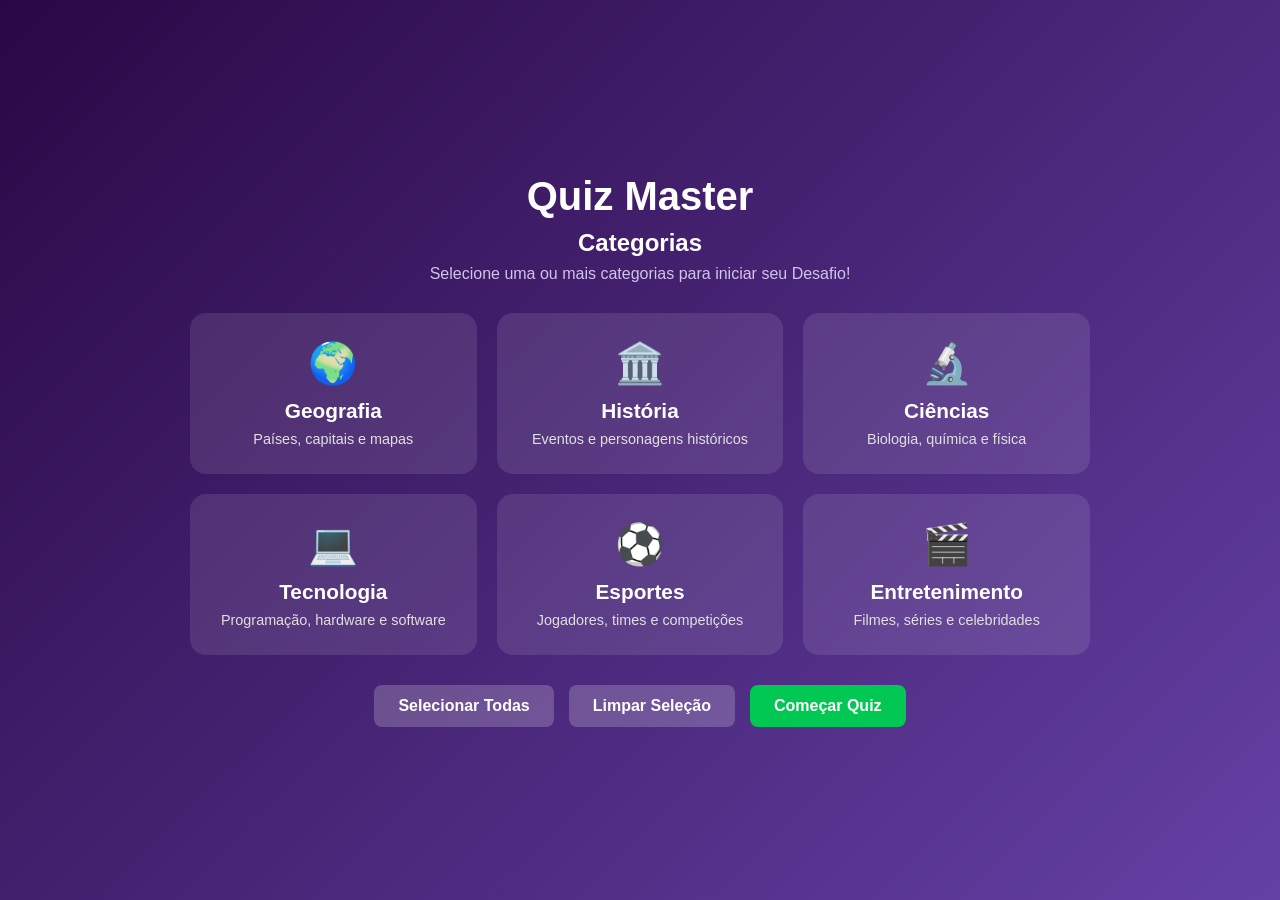
<file: index.html>
<!doctype html>
<!-- Informa ao navegador que este documento utiliza HTML5. -->
<html lang="pt-br">
  <!-- Define o idioma principal da página como português do Brasil. -->
  <head>
    <!-- Agrupa metadados e recursos usados pelo navegador, sem exibi-los como conteúdo da página. -->
    <meta charset="UTF-8" />
    <!-- Permite a exibição correta de acentos e caracteres especiais, como cedilha. -->
    <meta name="viewport" content="width=device-width, initial-scale=1.0" />
    <!-- Ajusta a página à largura da tela para melhorar a exibição em celulares e outros dispositivos. -->
    <title>Quiz Master</title>
    <!-- Define o título exibido na aba do navegador. -->
    <link rel="stylesheet" href="css/global.css" />
    <link rel="stylesheet" href="css/categories.css" />
    <!-- Conecta esta página à folha de estilos que controla sua aparência. -->
  </head>
  <!-- Encerra a área de metadados e recursos da página. -->
  <body>
    <!-- Inicia o conteúdo visível da página. -->
    <main>
      <!-- Identifica o conteúdo principal do site para navegadores e tecnologias assistivas. -->
      <section id="categories-section">
        <!-- Cria a tela de categorias; o id permite identificá-la no CSS e no JavaScript. -->
        <h1>Quiz Master</h1>
        <!-- Exibe o título principal da página. -->
        <h2>Categorias</h2>
        <!-- Exibe o subtítulo que apresenta a seleção de categorias. -->
        <p>Selecione uma ou mais categorias para iniciar seu Desafio!</p>
        <!-- Orienta o usuário sobre como começar. -->
        <div class="categories-grid">
          <!-- Agrupa os cartões para que o CSS os organize em uma grade responsiva. -->
          <div class="category-card" data-category="Geografia">
            <!-- Cria o cartão de Geografia; data-category identifica a categoria para o JavaScript. -->
            <span class="category-icon">🌍</span>
            <!-- Exibe o ícone de Geografia; a classe permite estilizar sua aparência. -->
            <h3>Geografia</h3>
            <!-- Exibe o nome da categoria no cartão. -->
            <p>Países, capitais e mapas</p>
            <!-- Apresenta uma breve descrição do conteúdo da categoria. -->
          </div>
          <!-- Encerra o cartão de Geografia. -->
          <div class="category-card" data-category="História">
            <!-- Cria o cartão de História e informa sua categoria ao JavaScript. -->
            <span class="category-icon">🏛️</span>
            <!-- Exibe o ícone de História. -->
            <h3>História</h3>
            <!-- Exibe o nome da categoria no cartão. -->
            <p>Eventos e personagens históricos</p>
            <!-- Apresenta uma breve descrição do conteúdo da categoria. -->
          </div>
          <!-- Encerra o cartão de História. -->
          <div class="category-card" data-category="Ciências">
            <!-- Cria o cartão de Ciências e informa sua categoria ao JavaScript. -->
            <span class="category-icon">🔬</span>
            <!-- Exibe o ícone de Ciências. -->
            <h3>Ciências</h3>
            <!-- Exibe o nome da categoria no cartão. -->
            <p>Biologia, química e física</p>
            <!-- Apresenta uma breve descrição do conteúdo da categoria. -->
          </div>
          <!-- Encerra o cartão de Ciências. -->
          <div class="category-card" data-category="Tecnologia">
            <!-- Cria o cartão de Tecnologia e informa sua categoria ao JavaScript. -->
            <span class="category-icon">💻</span>
            <!-- Exibe o ícone de Tecnologia. -->
            <h3>Tecnologia</h3>
            <!-- Exibe o nome da categoria no cartão. -->
            <p>Programação, hardware e software</p>
            <!-- Apresenta uma breve descrição do conteúdo da categoria. -->
          </div>
          <!-- Encerra o cartão de Tecnologia. -->
          <div class="category-card" data-category="Esportes">
            <!-- Cria o cartão de Esportes e informa sua categoria ao JavaScript. -->
            <span class="category-icon">⚽</span>
            <!-- Exibe o ícone de Esportes. -->
            <h3>Esportes</h3>
            <!-- Exibe o nome da categoria no cartão. -->
            <p>Jogadores, times e competições</p>
            <!-- Apresenta uma breve descrição do conteúdo da categoria. -->
          </div>
          <!-- Encerra o cartão de Esportes. -->
          <div class="category-card" data-category="Entretenimento">
            <!-- Cria o cartão de Entretenimento e informa sua categoria ao JavaScript. -->
            <span class="category-icon">🎬</span>
            <!-- Exibe o ícone de Entretenimento. -->
            <h3>Entretenimento</h3>
            <!-- Exibe o nome da categoria no cartão. -->
            <p>Filmes, séries e celebridades</p>
            <!-- Apresenta uma breve descrição do conteúdo da categoria. -->
          </div>
          <!-- Encerra o cartão de Entretenimento. -->
        </div>
        <!-- Encerra a grade que reúne todos os cartões de categoria. -->
        <div class="categories-actions">
          <!-- Agrupa os botões de ação, que são posicionados e estilizados pelo CSS. -->
          <button type="button" id="btn-select-all">Selecionar Todas</button>
          <!-- Cria o botão para selecionar todas as categorias; o id permite encontrá-lo no JavaScript. -->
          <button type="button" id="btn-clear">Limpar Seleção</button>
          <!-- Cria o botão para limpar a seleção; type="button" evita o envio acidental de formulário. -->
          <button type="button" id="btn-start-config">Começar Quiz</button>
          <!-- Cria o botão para iniciar o quiz; o id permite identificá-lo no CSS e no JavaScript. -->
        </div>
        <!-- Encerra o grupo de botões de ação. -->
      </section>
    </main>
    <!-- Encerra o conteúdo principal da página. -->
    <!-- <script src="js/questions.js"></script> -->
    <!-- Carrega os dados das perguntas antes dos scripts que podem utilizá-los. -->
    <!-- <script src="js/quiz.js"></script> -->
    <!-- Carrega a lógica responsável pelo funcionamento do quiz. -->
    <!-- <script src="js/app.js"></script> -->
    <!-- Carrega a lógica principal da aplicação e as interações da página. -->
    <script src="js/categories.js"></script>
  </body>
  <!-- Encerra o conteúdo visível da página. -->
</html>
<!-- Encerra o documento HTML. -->
</file>
<file: css/global.css>
* {
  /* Abre as declarações que serão aplicadas globalmente a todos os elementos. */
  margin: 0; /* Remove margens padrão do navegador para controlar o espaçamento desde o início. */
  padding: 0; /* Remove preenchimentos padrão do navegador para evitar espaços inesperados. */
  box-sizing: border-box; /* Inclui borda e preenchimento no cálculo da largura e da altura dos elementos. */
}

/* Seleciona o corpo da página, que contém o conteúdo principal do quiz. */
body {
  /* Abre as declarações visuais e de posicionamento da página inteira. */
  font-family:
    Arial, Helvetica, sans-serif; /* Define a fonte do texto e alternativas caso alguma não esteja disponível. */
  background: linear-gradient(
    135deg,
    #2a0845,
    #6441a5
  ); /* Cria um fundo em degradê roxo inclinado para compor o visual do quiz. */
  color: #ffffff; /* Define o texto padrão da página como branco para contrastar com o fundo escuro. */
  min-height: 100vh; /* Garante que o corpo tenha pelo menos a altura total da janela do navegador. */
  display: flex; /* Ativa o Flexbox para posicionar e alinhar o conteúdo principal. */
  justify-content: center; /* Centraliza horizontalmente o conteúdo dentro do corpo da página. */
  align-items: center; /* Centraliza verticalmente o conteúdo dentro do corpo da página. */
  padding: 20px; /* Cria espaço interno para que o conteúdo não encoste nas bordas da janela. */
}

/* Seleciona a área principal que envolve as telas do Quiz Master. */
main {
  /* Abre as declarações de tamanho e alinhamento do conteúdo principal. */
  width: 100%; /* Permite que a área principal use toda a largura disponível em telas pequenas. */
  max-width: 900px; /* Limita a largura em telas grandes para manter o conteúdo legível. */
  text-align: center; /* Centraliza os textos e conteúdos em linha dentro da área principal. */
}
.categories-actions {
  /* Abre as declarações de posicionamento e espaçamento dos botões. */
  display: flex; /* Ativa o Flexbox para alinhar os botões em uma linha quando houver espaço. */
  justify-content: center; /* Centraliza os botões horizontalmente dentro da área de ações. */
  gap: 15px; /* Define o espaço entre os botões. */
  flex-wrap: wrap; /* Permite que os botões passem para outra linha em telas estreitas. */
}

/* Seleciona os botões que pertencem à área de ações das categorias. */
.categories-actions button {
  /* Abre as declarações visuais e interativas compartilhadas pelos botões. */
  padding: 12px 24px; /* Define o espaço interno vertical e horizontal de cada botão. */
  font-size: 1rem; /* Define o tamanho do texto do botão conforme a fonte raiz. */
  font-weight: bold; /* Deixa o texto do botão em negrito para facilitar a leitura. */
  border: none; /* Remove a borda padrão fornecida pelo navegador. */
  border-radius: 8px; /* Arredonda os cantos do botão. */
  cursor: pointer; /* Mostra o cursor de clique ao passar sobre o botão. */
  background-color: rgba(
    255,
    255,
    255,
    0.2
  ); /* Aplica um fundo branco translúcido aos botões por padrão. */
  color: #ffffff; /* Define o texto dos botões como branco. */
  transition: background-color 0.2s; /* Anima a mudança de cor de fundo ao interagir com o botão. */
}

/* Seleciona os botões de ação enquanto o ponteiro do mouse está sobre eles. */
.categories-actions button:hover {
  /* Abre as declarações temporárias para a interação com os botões. */
  background-color: rgba(
    255,
    255,
    255,
    0.35
  ); /* Clareia o fundo do botão ao passar o mouse sobre ele. */
}
#btn-start-config,
#btn-start-quiz,
#btn-play-again {
  /* Abre a declaração da cor de destaque do botão para começar o quiz. */
  background-color: #00c853; /* Define um fundo verde para destacar a ação principal. */
}

/* Seleciona o botão de início do quiz enquanto o ponteiro do mouse está sobre ele. */
#btn-start-config:hover,
#btn-start-quiz:hover,
#btn-play-again:hover {
  /* Abre a declaração visual temporária do botão principal durante a interação. */
  background-color: #00e676; /* Clareia o verde do botão principal ao passar o mouse sobre ele. */
}
.hidden {
    display: none;
  }
</file>
<file: css/categories.css>
#categories-section h1 {
  /* Abre as declarações visuais específicas do título principal das categorias. */
  font-size: 2.5rem; /* Aumenta o título usando como referência o tamanho de fonte raiz do navegador. */
  margin-bottom: 10px; /* Adiciona espaço abaixo do título antes do próximo conteúdo. */
}
#categories-section h2 {
  font-size: 1.5rem; /* Define o tamanho do subtítulo em relação à fonte raiz. */
  margin-bottom: 8px; /* Adiciona espaço abaixo do subtítulo antes do próximo conteúdo. */
}
/* Seleciona somente o parágrafo que é filho direto da tela de categorias. */
#categories-section > p {
  /* Abre as declarações para o texto introdutório da seleção de categorias. */
  margin-bottom: 30px; /* Separa o texto introdutório da grade de cartões abaixo dele. */
  color: #d1c4e9; /* Usa um tom lilás claro para diferenciar o texto do branco principal. */
}

/* Seleciona a grade que organiza os cartões das categorias do quiz. */
.categories-grid {
  /* Abre as declarações do layout da grade de categorias. */
  display: grid; /* Ativa o CSS Grid para organizar os cartões em linhas e colunas. */
  grid-template-columns: repeat(
    auto-fit,
    minmax(240px, 1fr)
  ); /* Cria colunas responsivas de pelo menos 240px que se ajustam ao espaço disponível. */
  gap: 20px; /* Define 20px de distância entre as linhas e colunas de cartões. */
  margin-bottom: 30px; /* Cria espaço entre a grade e os botões de ação. */
}

/* Seleciona cada cartão que representa uma categoria. */
.category-card {
  /* Abre as declarações visuais e interativas dos cartões de categoria. */
  background-color: rgba(
    255,
    255,
    255,
    0.1
  ); /* Aplica um fundo branco translúcido para destacar o cartão sobre o degradê. */
  border: 2px solid transparent; /* Reserva uma borda transparente que poderá ganhar cor quando a categoria for selecionada. */
  border-radius: 16px; /* Arredonda os cantos do cartão. */
  padding: 25px 20px; /* Cria espaço interno vertical e horizontal para o conteúdo do cartão. */
  cursor: pointer; /* Mostra o cursor de clique para indicar que o cartão pode ser selecionado. */
  transition: all 0.2s ease; /* Anima suavemente as mudanças de estilo do cartão em 0,2 segundo. */
}

/* Seleciona o cartão sob o ponteiro do mouse para indicar que pode ser acionado. */
.category-card:hover {
  /* Abre as declarações aplicadas temporariamente durante o estado de passagem do mouse. */
  transform: translateY(
    -5px
  ); /* Move o cartão 5px para cima ao passar o mouse sobre ele. */
  background-color: rgba(
    255,
    255,
    255,
    0.18
  ); /* Clareia o fundo translúcido do cartão durante a interação. */
}

/* Seleciona o cartão que também possui a classe selected, usada para indicar seleção. */
.category-card.selected {
  /* Abre as declarações visuais do estado selecionado da categoria. */
  border-color: #00e676; /* Colore a borda de verde para sinalizar que a categoria foi selecionada. */
  background-color: rgba(
    0,
    230,
    118,
    0.2
  ); /* Aplica um fundo verde translúcido ao cartão selecionado. */
  box-shadow: 0 0 15px rgba(0, 230, 118, 0.4); /* Cria um brilho verde ao redor do cartão selecionado. */
}

/* Seleciona o elemento que contém o ícone de cada categoria. */
.category-icon {
  /* Abre as declarações do tamanho, exibição e espaçamento dos ícones. */
  font-size: 2.5rem; /* Aumenta o emoji ou ícone usando o tamanho de fonte raiz como referência. */
  display: block; /* Faz o ícone ocupar sua própria linha dentro do cartão. */
  margin-bottom: 12px; /* Separa o ícone do título da categoria. */
}

/* Seleciona os títulos h3 dentro de cada cartão de categoria. */
.category-card h3 {
  /* Abre as declarações tipográficas dos nomes das categorias. */
  margin-bottom: 8px; /* Adiciona espaço entre o nome e a descrição da categoria. */
  font-size: 1.3rem; /* Define o tamanho do nome da categoria em relação à fonte raiz. */
}

/* Seleciona as descrições em parágrafo dentro dos cartões de categoria. */
.category-card p {
  /* Abre as declarações tipográficas dos textos descritivos dos cartões. */
  font-size: 0.9rem; /* Define um tamanho ligeiramente menor para a descrição. */
  color: #e0e0e0; /* Usa um cinza claro para diferenciar a descrição do restante do texto. */
}
</file>
<file: css/quiz.css>
.quiz-header {
  /* Abre as declarações de posicionamento e estilo do cabeçalho do quiz. */
  display: flex; /* Ativa o Flexbox para alinhar os elementos do cabeçalho em uma linha. */
  justify-content: space-between; /* Posiciona os elementos nas extremidades opostas do cabeçalho. */
  align-items: center; /* Alinha verticalmente os elementos ao centro do cabeçalho. */
  margin-bottom: 15px; /* Cria espaço abaixo do cabeçalho antes da barra de progresso. */
  font-size: 1.1rem; /* Define um tamanho de texto ligeiramente maior no cabeçalho. */
  font-weight: bold; /* Deixa as informações do cabeçalho em negrito para destacá-las. */
}

/* Seleciona o texto que mostra o tempo restante da pergunta. */
#timer-display {
  /* Abre as declarações visuais do indicador de tempo. */
  background-color: rgba(
    255,
    255,
    255,
    0.15
  ); /* Aplica um fundo branco translúcido ao contador. */
  padding: 6px 14px; /* Define o espaço interno vertical e horizontal do contador. */
  border-radius: 20px; /* Deixa o contorno do contador com formato arredondado. */
  color: #00e676; /* Usa verde para destacar o tempo disponível ao jogador. */
}

/* Seleciona o recipiente externo da barra de progresso do quiz. */
.progress-container {
  /* Abre as declarações do contorno e tamanho da barra de progresso. */
  width: 100%; /* Faz o recipiente ocupar toda a largura disponível. */
  height: 10px; /* Define uma altura fixa para a barra de progresso. */
  background-color: rgba(
    255,
    255,
    255,
    0.15
  ); /* Aplica um fundo branco translúcido ao trilho vazio. */
  border-radius: 10px; /* Arredonda os cantos do recipiente da barra. */
  overflow: hidden; /* Impede que o preenchimento ultrapasse os limites arredondados. */
  margin-bottom: 25px; /* Cria espaço abaixo da barra antes da pergunta. */
}

/* Seleciona o preenchimento interno que representa o progresso atual. */
#progress-bar {
  /* Abre as declarações do preenchimento da barra de progresso. */
  height: 100%; /* Faz o preenchimento ocupar toda a altura da barra. */
  width: 0%; /* Define 0% como estado inicial do progresso antes de o JavaScript atualizá-lo. */
  background-color: #00e676; /* Usa verde para indicar o progresso concluído. */
  transition: width 0.3s ease; /* Anima suavemente a mudança de largura da barra em 0,3 segundo. */
}

/* Seleciona o cartão que contém o texto da pergunta atual. */
.question-box {
  /* Abre as declarações visuais do cartão da pergunta. */
  background-color: rgba(
    255,
    255,
    255,
    0.1
  ); /* Aplica um fundo branco translúcido ao cartão. */
  border-radius: 16px; /* Arredonda os cantos do cartão da pergunta. */
  padding: 30px 25px; /* Cria espaço interno ao redor do conteúdo da pergunta. */
  margin-bottom: 25px; /* Separa o cartão da pergunta das opções de resposta. */
}

/* Seleciona o rótulo que identifica a categoria da pergunta. */
#question-category {
  /* Abre as declarações tipográficas do rótulo da categoria. */
  display: inline-block; /* Faz o rótulo ocupar apenas a largura necessária sem quebrar o fluxo. */
  font-size: 0.85rem; /* Define um tamanho menor para o rótulo da categoria. */
  text-transform: uppercase; /* Converte o texto da categoria para letras maiúsculas. */
  letter-spacing: 1.5px; /* Aumenta o espaçamento entre as letras do rótulo. */
  color: #00e676; /* Usa verde para destacar a categoria da pergunta. */
  margin-bottom: 12px; /* Separa o rótulo do texto principal da pergunta. */
  font-weight: bold; /* Deixa o rótulo da categoria em negrito. */
}

/* Seleciona o texto principal da pergunta exibida no quiz. */
#question-text {
  /* Abre as declarações tipográficas da pergunta. */
  font-size: 1.5rem; /* Aumenta o texto para facilitar a leitura da pergunta. */
  line-height: 1.4; /* Ajusta a altura das linhas para melhorar o espaçamento vertical do texto. */
}

/* Seleciona a grade responsável pelas opções de resposta. */
.options-grid {
  /* Abre as declarações do layout das alternativas. */
  display: grid; /* Ativa o CSS Grid para organizar as opções de resposta. */
  grid-template-columns: repeat(
    auto-fit,
    minmax(280px, 1fr)
  ); /* Cria colunas responsivas com largura mínima de 280px. */
  gap: 15px; /* Define o espaço entre as opções de resposta. */
  margin-bottom: 25px; /* Separa as opções do botão para avançar no quiz. */
}

/* Seleciona cada botão usado como alternativa de resposta. */
.option-btn {
  /* Abre as declarações visuais e interativas das alternativas. */
  padding: 18px 20px; /* Define o espaço interno da opção para ampliar sua área clicável. */
  font-size: 1rem; /* Define o tamanho padrão do texto da alternativa. */
  color: #ffffff; /* Deixa o texto da alternativa branco para contraste. */
  background-color: rgba(
    255,
    255,
    255,
    0.08
  ); /* Aplica um fundo branco translúcido à alternativa. */
  border: 2px solid rgba(255, 255, 255, 0.2); /* Define uma borda clara e suave ao redor da opção. */
  border-radius: 12px; /* Arredonda os cantos do botão de alternativa. */
  cursor: pointer; /* Mostra o cursor de clique para indicar que a opção pode ser selecionada. */
  text-align: left; /* Alinha o texto da alternativa à esquerda. */
  transition: all 0.2s ease; /* Anima suavemente as mudanças visuais da opção em 0,2 segundo. */
}

/* Seleciona uma alternativa não desativada enquanto o ponteiro está sobre ela. */
.option-btn:hover:not(:disabled) {
  /* Abre as declarações temporárias da interação com uma opção disponível. */
  background-color: rgba(
    255,
    255,
    255,
    0.18
  ); /* Clareia o fundo da opção ao passar o mouse sobre ela. */
  border-color: #ffffff; /* Deixa a borda totalmente branca durante a interação. */
}

/* Seleciona uma alternativa marcada como resposta correta. */
.option-btn.correct {
  /* Abre as declarações visuais do estado correto da alternativa. */
  background-color: rgba(
    0,
    230,
    118,
    0.25
  ); /* Aplica um fundo verde translúcido à resposta correta. */
  border-color: #00e676; /* Colore a borda de verde para indicar acerto. */
  color: #ffffff; /* Mantém o texto branco na opção correta. */
  font-weight: bold; /* Deixa o texto da alternativa correta em negrito. */
}

/* Seleciona uma alternativa marcada como resposta incorreta. */
.option-btn.wrong {
  /* Abre as declarações visuais do estado incorreto da alternativa. */
  background-color: rgba(
    255,
    82,
    82,
    0.25
  ); /* Aplica um fundo vermelho translúcido à resposta incorreta. */
  border-color: #ff5252; /* Colore a borda de vermelho para indicar erro. */
  color: #ffffff; /* Mantém o texto branco na opção incorreta. */
}

/* Seleciona opções desativadas depois que uma resposta já foi registrada. */
.option-btn:disabled {
  /* Abre a declaração do estado desabilitado da alternativa. */
  cursor: default; /* Remove o cursor de clique enquanto o botão estiver desativado. */
}

/* Seleciona o botão usado para avançar à próxima pergunta ou etapa. */
#btn-next-question {
  /* Abre as declarações visuais e interativas do botão de avanço. */
  padding: 14px 32px; /* Define o espaço interno vertical e horizontal do botão. */
  font-size: 1rem; /* Define o tamanho padrão do texto do botão. */
  font-weight: bold; /* Deixa o texto do botão em negrito. */
  color: #ffffff; /* Mantém o texto do botão branco para contraste. */
  background-color: #00c853; /* Aplica um fundo verde à ação de avançar. */
  border: none; /* Remove a borda padrão fornecida pelo navegador. */
  border-radius: 8px; /* Arredonda os cantos do botão de avanço. */
  cursor: pointer; /* Mostra o cursor de clique ao passar sobre o botão. */
  transition: background-color 0.2s; /* Anima suavemente a mudança de fundo em 0,2 segundo. */
}

/* Seleciona o botão de avanço enquanto o ponteiro está sobre ele. */
#btn-next-question:hover {
  /* Abre a declaração temporária de interação do botão de avanço. */
  background-color: #00e676; /* Clareia o fundo verde ao passar o mouse sobre o botão. */
}
</file>
<file: css/results.css>
#results-section h2 {
  font-size: 2rem; /* Define o tamanho do título de resultados em relação à fonte raiz. */
  margin-bottom: 10px; /* Adiciona espaço abaixo do título antes do próximo conteúdo. */
}
#results-section > p {
  color: #d1c4e9;
  margin-bottom: 25px;
}
.results-grid {
  display: grid; /* Ativa o CSS Grid para organizar os cartões de resultados. */
  grid-template-columns: repeat(
    auto-fit,
    minmax(240px, 1fr)
  ); /* Cria colunas responsivas de pelo menos 240px que se ajustam ao espaço disponível. */
  gap: 15px; /* Define 15px de distância entre as linhas e colunas de cartões de resultados. */
  margin-bottom: 25px; /* Cria espaço entre a grade de resultados e os botões de ação. */
}
.stat-card {
  background-color: rgba(
    255,
    255,
    255,
    0.1
  ); /* Aplica um fundo branco translúcido para destacar o cartão de estatísticas. */
  border-radius: 12px; /* Arredonda os cantos do cartão de estatísticas. */
  padding: 20px 15px; /* Cria espaço interno para que o conteúdo do cartão não encoste nas bordas. */
}
.stat-card span {
  display: block; /* Faz o valor da estatística ocupar sua própria linha dentro do cartão. */
  font-size: 0.85rem; /* Aumenta o tamanho do valor da estatística para destacá-lo. */
  color: #d1c4e9; /* Usa um tom lilás claro para diferenciar o valor do restante do texto. */
  margin-bottom: 8px; /* Adiciona espaço abaixo do valor antes do rótulo da estatística. */
}
.stat-card strong {
  font-size: 1.8rem; /* Define um tamanho maior para o rótulo da estatística. */
  color: #00e676; /* Mantém o texto do rótulo em verde para contraste com o fundo. */
}
.category-performance-box {
  background-color: rgba(
    255,
    255,
    255,
    0.1
  ); /* Aplica um fundo branco translúcido para destacar o cartão de desempenho por categoria. */
  border-radius: 12px; /* Arredonda os cantos do cartão de desempenho por categoria. */
  padding: 20px; /* Cria espaço interno para que o conteúdo do cartão não encoste nas bordas. */
  margin-bottom: 25px; /* Cria espaço entre o cartão de desempenho e os botões de ação. */
}
.category-performance-box h3 {
  margin-bottom: 15px; /* Adiciona espaço abaixo do título antes do próximo conteúdo. */
}
.category-stat-item {
  display: flex; /* Ativa o Flexbox para alinhar os elementos do item em linha. */
  justify-content: space-between; /* Posiciona os elementos nas extremidades opostas do item. */
  margin-bottom: 10px; /* Cria espaço entre os itens de estatísticas de categoria. */
  border-bottom: 1px solid rgba(255, 255, 255, 0.1); /* Adiciona uma linha sutil abaixo de cada item para separá-los visualmente. */
}
.category-stat-item:last-child {
  border-bottom: none; /* Remove a linha inferior do último item para evitar uma borda desnecessária. */
}
#review-container {
  margin-top: 30px; /* Cria espaço acima do contêiner de revisão para separá-lo do conteúdo anterior. */
  text-align: left; /* Alinha o conteúdo do contêiner de revisão à esquerda para facilitar a leitura. */
}
#review-container h3 {
  margin-bottom: 15px; /* Adiciona espaço abaixo do título de revisão antes do próximo conteúdo. */
  text-align: center; /* Centraliza o título de revisão para destacá-lo visualmente. */
}
.review-item {
  background-color: rgba(
    255,
    255,
    255,
    0.08
  ); /* Aplica um fundo branco translúcido para destacar cada item de revisão. */
  border-radius: 12px; /* Arredonda os cantos do item de revisão. */
  padding: 18px; /* Cria espaço interno para que o conteúdo do item não encoste nas bordas. */
  margin-bottom: 15px; /* Cria espaço entre os itens de revisão para separá-los visualmente. */
  border-left: 5px solid transparent; /* Reserva uma borda esquerda transparente que poderá ganhar cor para indicar acerto ou erro. */
}
.review-item.correct {
  border-left-color: #00e676; /* Colore a borda esquerda de verde para indicar que a resposta foi correta. */
}
.review-item.wrong {
  border-left-color: #ff5252; /* Colore a borda esquerda de vermelho para indicar que a resposta foi incorreta. */
}
.review-item p {
  margin-bottom: 6px; /* Adiciona espaço abaixo de cada parágrafo dentro do item de revisão. */
  font-size: 0.95rem; /* Define um tamanho de fonte ligeiramente menor para o texto do item de revisão. */
}
.review-explanation {
  font-style: italic; /* Aplica itálico ao texto da explicação para diferenciá-lo do restante do conteúdo. */
  color: #d1c4e9; /* Usa um tom lilás claro para diferenciar a explicação do restante do texto. */
}
</file>
<file: css/settings.css>
#settings-section h2 {
  font-size: 2rem; /* Define o tamanho do subtítulo em relação à fonte raiz. */
  margin-bottom: 10px; /* Adiciona espaço abaixo do subtítulo antes do próximo conteúdo. */
}
#settings-section > p {
  margin-bottom: 25px; /* Cria espaço entre o texto introdutório e os elementos de configuração. */
  color: #d1c4e9; /* Usa um tom lilás claro para diferenciar o texto do branco principal. */
}
.settings-summary {
  background-color: rgba(
    255,
    255,
    255,
    0.1
  ); /* Aplica um fundo branco translúcido para destacar o resumo das configurações. */
  padding: 15px 20px; /* Cria espaço interno para que o conteúdo do resumo não encoste nas bordas. */
  border-radius: 12px; /* Arredonda os cantos do resumo das configurações para suavizar o visual. */
  margin-bottom: 30px; /* Cria espaço entre o resumo das configurações e os botões de ação. */
}
#selected-categories-text {
  font-weight: bold; /* Deixa o texto que lista as categorias selecionadas em negrito para destacá-lo. */
  color: #00e676; /* Aplica uma cor verde ao texto que lista as categorias selecionadas. */
  margin-top: 8px; /* Adiciona espaço acima do texto que lista as categorias selecionadas. */
}
.settings-group {
  margin-bottom: 30px; /* Cria espaço entre os grupos de configurações para separar visualmente cada seção. */
}
.settings-group h3 {
  margin-bottom: 15px; /* Adiciona espaço abaixo do título antes dos elementos de configuração. */
}
.options-row {
  display: flex; /* Ativa o Flexbox para alinhar os elementos de configuração em linha. */
  gap: 15px; /* Define o espaço entre os elementos de configuração na mesma linha. */
  flex-wrap: wrap; /* Permite que os elementos passem para outra linha em telas estreitas. */
  justify-content: center; /* Centraliza os elementos de configuração horizontalmente dentro do grupo. */
}
.question-count-btn,
.time-limit-btn {
  padding: 12px 24px; /* Define o espaço interno vertical e horizontal dos botões de configuração. */
  font-size: 1rem; /* Define o tamanho do texto dos botões de configuração conforme a fonte raiz. */
  font-weight: bold; /* Deixa o texto dos botões de configuração em negrito para facilitar a leitura. */
  color: #ffffff; /* Define o texto dos botões de configuração como branco para contraste com o fundo. */
  background-color: rgba(
    255,
    255,
    255,
    0.1
  ); /* Aplica um fundo branco translúcido para os botões de configuração. */
  border: 2px solid transparent; /* Define uma borda transparente para os botões de configuração. */
  border-radius: 10px; /* Arredonda os cantos dos botões de configuração. */
  cursor: pointer; /* Muda o cursor para indicar que o elemento é clicável. */
  transition: all 0.2s ease; /* Adiciona uma transição suave para todas as propriedades durante a animação. */
}
.question-count-btn.selected,
.time-limit-btn.selected {
  border-color: #00e676; /* Colore a borda de verde para indicar que o botão de configuração foi selecionado. */
  background-color: rgba(
    0,
    230,
    118,
    0.2
  ); /* Aplica um fundo verde translúcido ao botão de configuração selecionado. */
  box-shadow: 0 0 12px rgba(0, 230, 118, 0.4); /* Cria um brilho verde ao redor do botão de configuração selecionado. */
}
</file>
